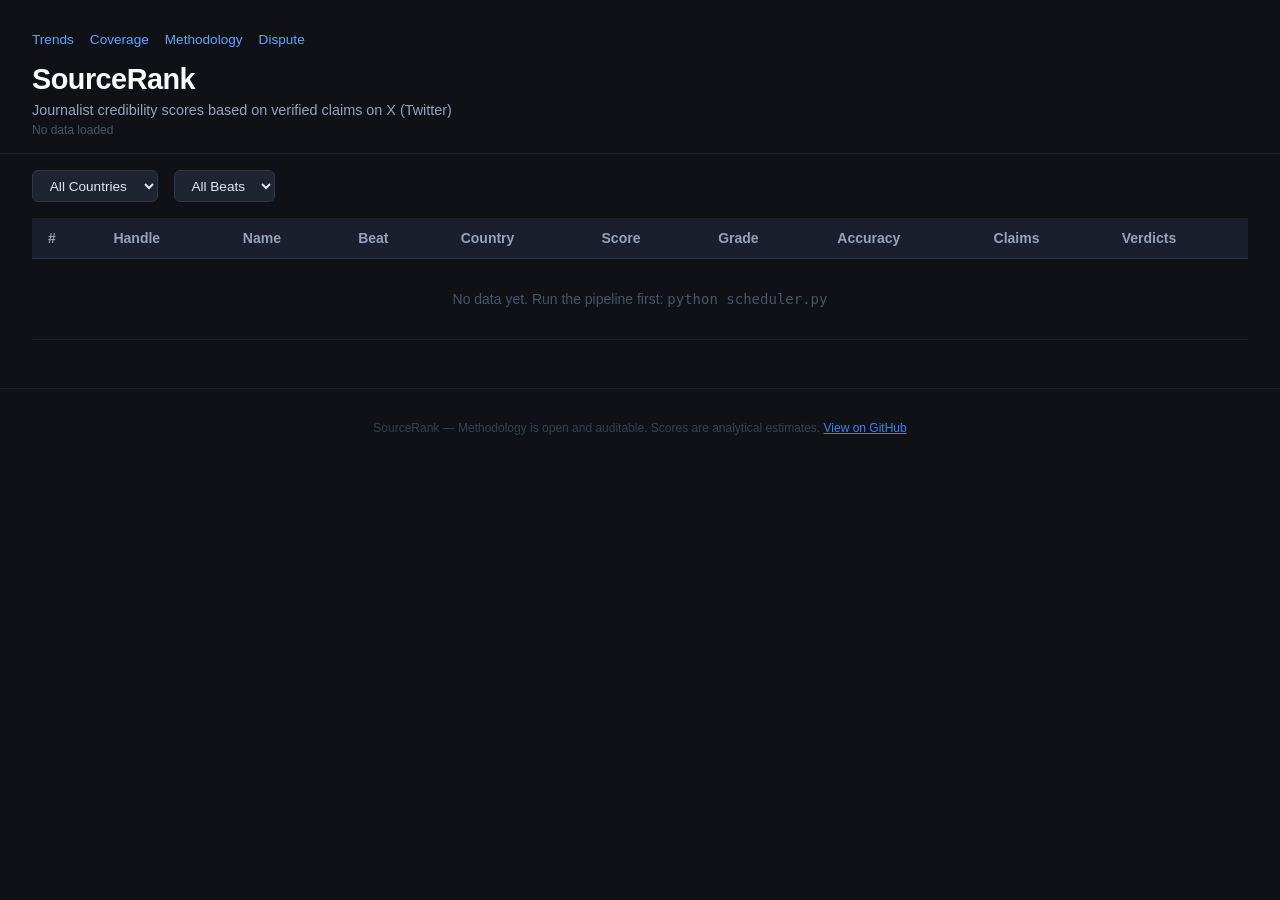
<file: output/site/index.html>
<!DOCTYPE html>
<html lang="en">
<head>
  <meta charset="UTF-8" />
  <meta name="viewport" content="width=device-width, initial-scale=1.0" />
  <title>SourceRank — Journalist Credibility Leaderboard</title>
  <link rel="stylesheet" href="https://cdn.datatables.net/1.13.7/css/jquery.dataTables.min.css" />
  <style>
    *, *::before, *::after { box-sizing: border-box; margin: 0; padding: 0; }

    body {
      font-family: -apple-system, BlinkMacSystemFont, "Segoe UI", Roboto, sans-serif;
      background: #0f1117;
      color: #e2e8f0;
      min-height: 100vh;
    }

    header {
      padding: 2rem 2rem 1rem;
      border-bottom: 1px solid #1e2530;
    }

    nav {
      display: flex;
      gap: 1rem;
      margin-bottom: 1rem;
      font-size: 0.85rem;
    }

    nav a {
      color: #60a5fa;
      text-decoration: none;
    }

    nav a:hover { text-decoration: underline; }

    header h1 {
      font-size: 1.8rem;
      font-weight: 700;
      color: #f8fafc;
      letter-spacing: -0.5px;
    }

    header p {
      margin-top: 0.4rem;
      color: #94a3b8;
      font-size: 0.9rem;
    }

    .meta {
      font-size: 0.75rem;
      color: #475569;
      margin-top: 0.3rem;
    }

    .filters {
      display: flex;
      gap: 1rem;
      padding: 1rem 2rem;
      flex-wrap: wrap;
    }

    .filters select {
      background: #1e2530;
      border: 1px solid #2d3748;
      color: #e2e8f0;
      padding: 0.4rem 0.8rem;
      border-radius: 6px;
      font-size: 0.85rem;
      cursor: pointer;
    }

    .table-wrap {
      padding: 0 2rem 3rem;
      overflow-x: auto;
    }

    table#leaderboard {
      width: 100%;
      border-collapse: collapse;
      font-size: 0.875rem;
    }

    #leaderboard thead th {
      background: #1a1f2e;
      color: #94a3b8;
      font-weight: 600;
      padding: 0.75rem 1rem;
      text-align: left;
      border-bottom: 1px solid #2d3748;
      white-space: nowrap;
    }

    #leaderboard tbody tr {
      border-bottom: 1px solid #1a1f2e;
      transition: background 0.15s;
    }

    #leaderboard tbody tr:hover { background: #161b27; }

    #leaderboard td {
      padding: 0.7rem 1rem;
      vertical-align: middle;
    }

    .rank { color: #475569; font-weight: 700; width: 2.5rem; }

    .handle a {
      color: #60a5fa;
      text-decoration: none;
      font-weight: 600;
    }
    .handle a:hover { text-decoration: underline; }

    .name { color: #cbd5e1; }
    .beat, .country { color: #64748b; font-size: 0.8rem; }

    .score-cell {
      font-size: 1rem;
      font-weight: 700;
    }

    .grade {
      display: inline-block;
      padding: 0.2rem 0.55rem;
      border-radius: 4px;
      font-weight: 700;
      font-size: 0.8rem;
    }

    .grade-A\\+, .grade-A  { background: #064e3b; color: #6ee7b7; }
    .grade-A\\-            { background: #065f46; color: #6ee7b7; }
    .grade-B\\+, .grade-B  { background: #1e3a5f; color: #93c5fd; }
    .grade-B\\-            { background: #1e3a5f; color: #93c5fd; }
    .grade-C\\+, .grade-C  { background: #44403c; color: #fcd34d; }
    .grade-C\\-            { background: #44403c; color: #fcd34d; }
    .grade-D               { background: #431407; color: #fb923c; }
    .grade-F               { background: #450a0a; color: #f87171; }
    .grade-NR              { background: #1f2937; color: #94a3b8; }

    .accuracy { color: #86efac; }
    .claims-count { color: #94a3b8; font-size: 0.8rem; }

    .verdict-bar {
      display: flex;
      gap: 2px;
      width: 120px;
      height: 6px;
      border-radius: 3px;
      overflow: hidden;
    }
    .v-confirmed { background: #22c55e; }
    .v-refuted   { background: #ef4444; }
    .v-pending   { background: #3b82f6; }
    .v-unverified { background: #93c5fd; }
    .v-expired   { background: #6b7280; }

    .dataTables_wrapper .dataTables_filter input {
      background: #1e2530;
      border: 1px solid #2d3748;
      color: #e2e8f0;
      border-radius: 6px;
      padding: 0.3rem 0.6rem;
    }

    .dataTables_wrapper .dataTables_length select,
    .dataTables_wrapper .dataTables_info,
    .dataTables_wrapper .dataTables_paginate {
      color: #64748b;
    }

    .dataTables_wrapper .dataTables_paginate .paginate_button {
      color: #94a3b8 !important;
    }

    .dataTables_wrapper .dataTables_paginate .paginate_button.current {
      background: #1e2530 !important;
      border-color: #2d3748 !important;
      color: #f8fafc !important;
    }

    footer {
      text-align: center;
      padding: 2rem;
      color: #334155;
      font-size: 0.75rem;
      border-top: 1px solid #1a1f2e;
    }
  </style>
</head>
<body>

<header>
  <nav>
    <a href="trends.html">Trends</a>
    <a href="coverage.html">Coverage</a>
    <a href="methodology.html">Methodology</a>
    <a href="dispute.html">Dispute</a>
  </nav>
  <h1>SourceRank</h1>
  <p>Journalist credibility scores based on verified claims on X (Twitter)</p>
  <div class="meta" id="meta">Loading...</div>
</header>

<div class="filters">
  <select id="filter-country">
    <option value="">All Countries</option>
  </select>
  <select id="filter-beat">
    <option value="">All Beats</option>
  </select>
</div>

<div class="table-wrap">
  <table id="leaderboard">
    <thead>
      <tr>
        <th>#</th>
        <th>Handle</th>
        <th>Name</th>
        <th>Beat</th>
        <th>Country</th>
        <th>Score</th>
        <th>Grade</th>
        <th>Accuracy</th>
        <th>Claims</th>
        <th>Verdicts</th>
      </tr>
    </thead>
    <tbody id="tbody"></tbody>
  </table>
</div>

<footer>
  SourceRank — Methodology is open and auditable. Scores are analytical estimates.
  <a href="https://github.com" style="color:#3b82f6">View on GitHub</a>
</footer>

<script src="https://code.jquery.com/jquery-3.7.1.min.js"></script>
<script src="https://cdn.datatables.net/1.13.7/js/jquery.dataTables.min.js"></script>
<script>
const isEligible = j => j.eligible !== false;
const scoreColor = j => !isEligible(j) ? '#64748b' : j.score >= 75 ? '#22c55e' : j.score >= 55 ? '#facc15' : '#ef4444';
const scoreText = j => isEligible(j) ? j.score : 'N/R';
const gradeText = j => isEligible(j) ? j.grade : 'N/R';

function verdictBar(j) {
  const total = j.total_claims || 1;
  const pct = v => Math.round(((v || 0) / total) * 100);
  // Older scores.json snapshots predate the unverified count.
  const unverified = j.unverified || 0;
  return `
    <div class="verdict-bar" title="Confirmed: ${j.confirmed} | Refuted: ${j.refuted} | Pending: ${j.pending} | Unverified: ${unverified} | Expired: ${j.expired}">
      <div class="v-confirmed" style="width:${pct(j.confirmed)}%"></div>
      <div class="v-refuted"   style="width:${pct(j.refuted)}%"></div>
      <div class="v-pending"   style="width:${pct(j.pending)}%"></div>
      <div class="v-unverified" style="width:${pct(unverified)}%"></div>
      <div class="v-expired"   style="width:${pct(j.expired)}%"></div>
    </div>`;
}

Promise.all([
  fetch('data/scores.json').then(r => r.json()),
  fetch('data/history/index.json')
    .then(r => r.ok ? r.json() : null)
    .catch(() => null),
])
  .then(([data, history]) => {
    const journalists = data.journalists;
    const ranked = journalists.filter(isEligible).length;
    const snapshotCount = history?.snapshots?.length || 0;
    const genDate = new Date(data.generated_at).toLocaleDateString('en-US', {
      year: 'numeric', month: 'short', day: 'numeric'
    });
    document.getElementById('meta').textContent =
      `Last updated: ${genDate} · ${journalists.length} tracked · ${ranked} ranked · ${snapshotCount} snapshots`;

    // Populate filters
    const countries = [...new Set(journalists.map(j => j.country).filter(Boolean))].sort();
    const beats = [...new Set(journalists.map(j => j.beat).filter(Boolean))].sort();
    countries.forEach(c => {
      document.getElementById('filter-country').insertAdjacentHTML(
        'beforeend', `<option value="${c}">${c}</option>`);
    });
    beats.forEach(b => {
      document.getElementById('filter-beat').insertAdjacentHTML(
        'beforeend', `<option value="${b}">${b}</option>`);
    });

    // Render rows
    const tbody = document.getElementById('tbody');
    journalists.forEach((j, i) => {
      const grade = gradeText(j);
      const rank = isEligible(j) ? i + 1 : 'N/R';
      const minClaims = j.min_resolved_claims || 20;
      const title = isEligible(j)
        ? `Score: ${j.score}`
        : `Needs ${minClaims} resolved claims to be ranked`;
      tbody.insertAdjacentHTML('beforeend', `
        <tr data-country="${j.country}" data-beat="${j.beat}">
          <td class="rank">${rank}</td>
          <td class="handle"><a href="journalist.html?handle=${encodeURIComponent(j.handle)}">@${j.handle}</a></td>
          <td class="name">${j.name || j.handle}</td>
          <td class="beat">${j.beat || '—'}</td>
          <td class="country">${j.country || '—'}</td>
          <td class="score-cell" data-order="${isEligible(j) ? j.score : -1}" title="${title}" style="color:${scoreColor(j)}">${scoreText(j)}</td>
          <td><span class="grade grade-${grade.replace('+','\\+').replace('-','\\-').replace('/','')}">${grade}</span></td>
          <td class="accuracy">${j.accuracy_rate}%</td>
          <td class="claims-count">${j.total_claims}</td>
          <td>${verdictBar(j)}</td>
        </tr>`);
    });

    // Init DataTable
    const table = $('#leaderboard').DataTable({
      pageLength: 25,
      order: [[5, 'desc']],
      columnDefs: [{ orderable: false, targets: [9] }],
    });

    // Wire up custom filters
    document.getElementById('filter-country').addEventListener('change', function() {
      table.column(4).search(this.value).draw();
    });
    document.getElementById('filter-beat').addEventListener('change', function() {
      table.column(3).search(this.value).draw();
    });
  })
  .catch(() => {
    document.getElementById('tbody').innerHTML =
      '<tr><td colspan="10" style="text-align:center;padding:2rem;color:#475569">' +
      'No data yet. Run the pipeline first: <code>python scheduler.py</code></td></tr>';
    document.getElementById('meta').textContent = 'No data loaded';
  });
</script>
</body>
</html>
</file>
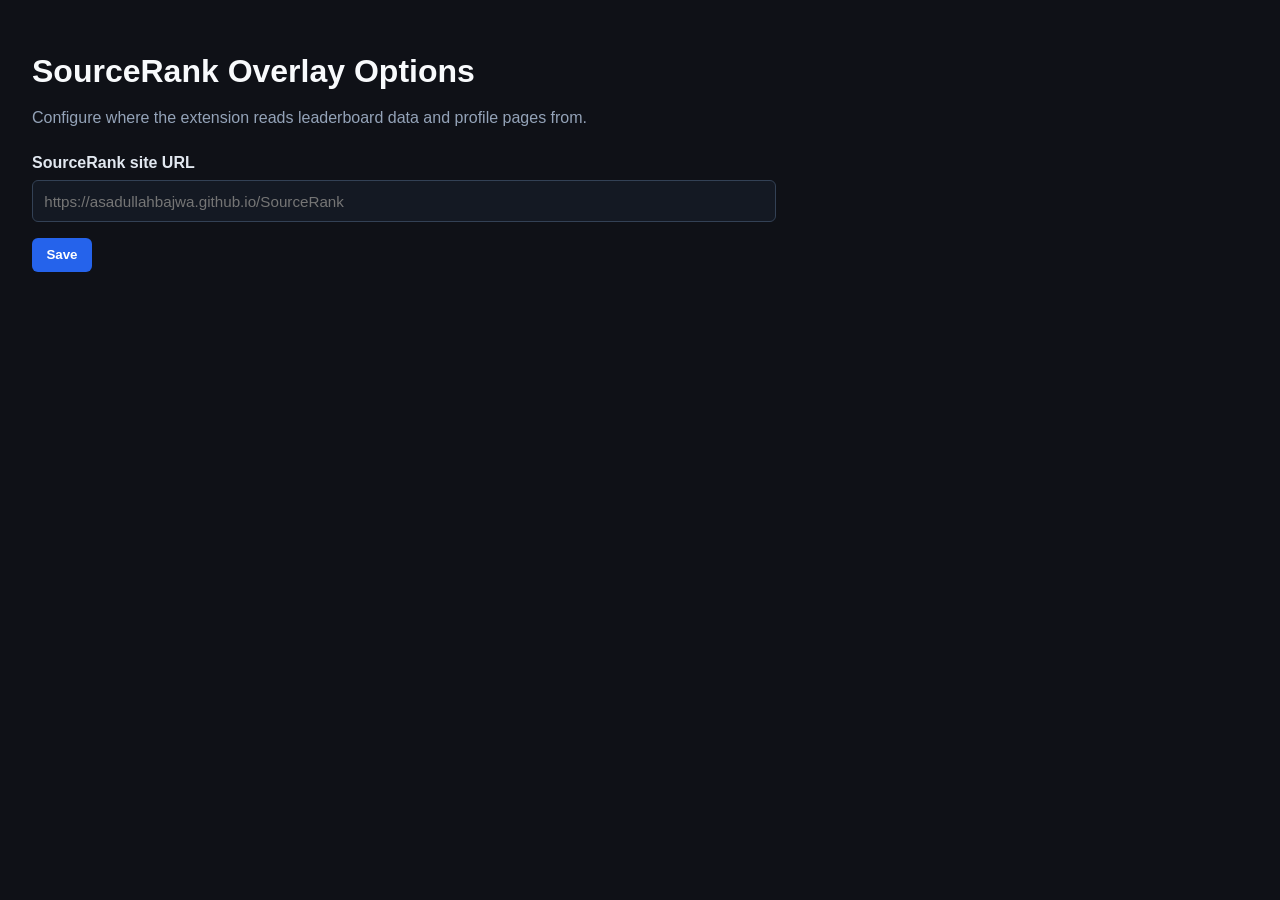
<file: extension/options.html>
<!DOCTYPE html>
<html lang="en">
<head>
  <meta charset="UTF-8" />
  <meta name="viewport" content="width=device-width, initial-scale=1.0" />
  <title>SourceRank Overlay Options</title>
  <style>
    body {
      margin: 0;
      padding: 2rem;
      font-family: -apple-system, BlinkMacSystemFont, "Segoe UI", sans-serif;
      background: #0f1117;
      color: #e2e8f0;
    }
    main {
      max-width: 720px;
    }
    h1 {
      margin-bottom: 0.35rem;
      color: #f8fafc;
    }
    p {
      color: #94a3b8;
      line-height: 1.5;
    }
    label {
      display: block;
      margin: 1.5rem 0 0.5rem;
      font-weight: 700;
    }
    input {
      width: 100%;
      padding: 0.7rem;
      border: 1px solid #334155;
      border-radius: 6px;
      background: #141923;
      color: #e2e8f0;
      font-size: 0.95rem;
    }
    button {
      margin-top: 1rem;
      padding: 0.6rem 0.9rem;
      border: 0;
      border-radius: 6px;
      background: #2563eb;
      color: white;
      font-weight: 700;
      cursor: pointer;
    }
    #status {
      margin-top: 1rem;
      color: #86efac;
      min-height: 1.4rem;
    }
  </style>
</head>
<body>
<main>
  <h1>SourceRank Overlay Options</h1>
  <p>Configure where the extension reads leaderboard data and profile pages from.</p>

  <label for="site-url">SourceRank site URL</label>
  <input id="site-url" type="url" placeholder="https://asadullahbajwa.github.io/SourceRank" />

  <button id="save">Save</button>
  <div id="status"></div>
</main>
<script src="options.js"></script>
</body>
</html>
</file>
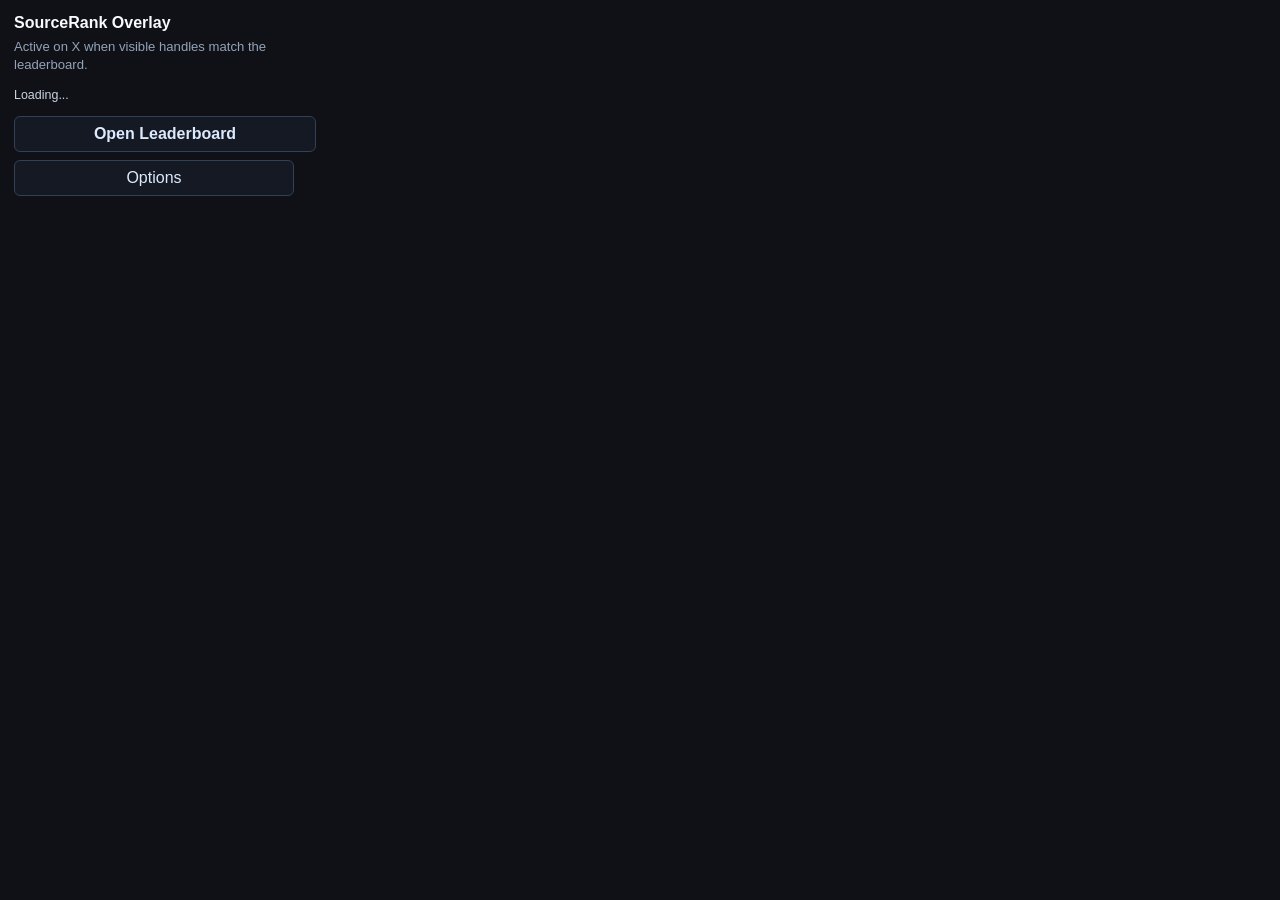
<file: extension/popup.html>
<!DOCTYPE html>
<html lang="en">
<head>
  <meta charset="UTF-8" />
  <meta name="viewport" content="width=device-width, initial-scale=1.0" />
  <title>SourceRank</title>
  <style>
    body {
      width: 280px;
      margin: 0;
      padding: 14px;
      font-family: -apple-system, BlinkMacSystemFont, "Segoe UI", sans-serif;
      background: #0f1117;
      color: #e2e8f0;
    }
    h1 {
      font-size: 1rem;
      margin: 0 0 6px;
      color: #f8fafc;
    }
    p {
      margin: 0 0 12px;
      color: #94a3b8;
      line-height: 1.4;
      font-size: 0.82rem;
    }
    a, button {
      display: block;
      width: 100%;
      margin-top: 8px;
      padding: 8px 10px;
      border-radius: 6px;
      border: 1px solid #334155;
      background: #141923;
      color: #dbeafe;
      text-align: center;
      text-decoration: none;
      font-weight: 700;
      cursor: pointer;
    }
    button {
      font: inherit;
    }
    #site-url {
      overflow-wrap: anywhere;
      color: #cbd5e1;
      font-size: 0.78rem;
    }
  </style>
</head>
<body>
  <h1>SourceRank Overlay</h1>
  <p>Active on X when visible handles match the leaderboard.</p>
  <p id="site-url">Loading...</p>
  <a id="open-leaderboard" href="#" target="_blank">Open Leaderboard</a>
  <button id="open-options">Options</button>
  <script src="popup.js"></script>
</body>
</html>
</file>
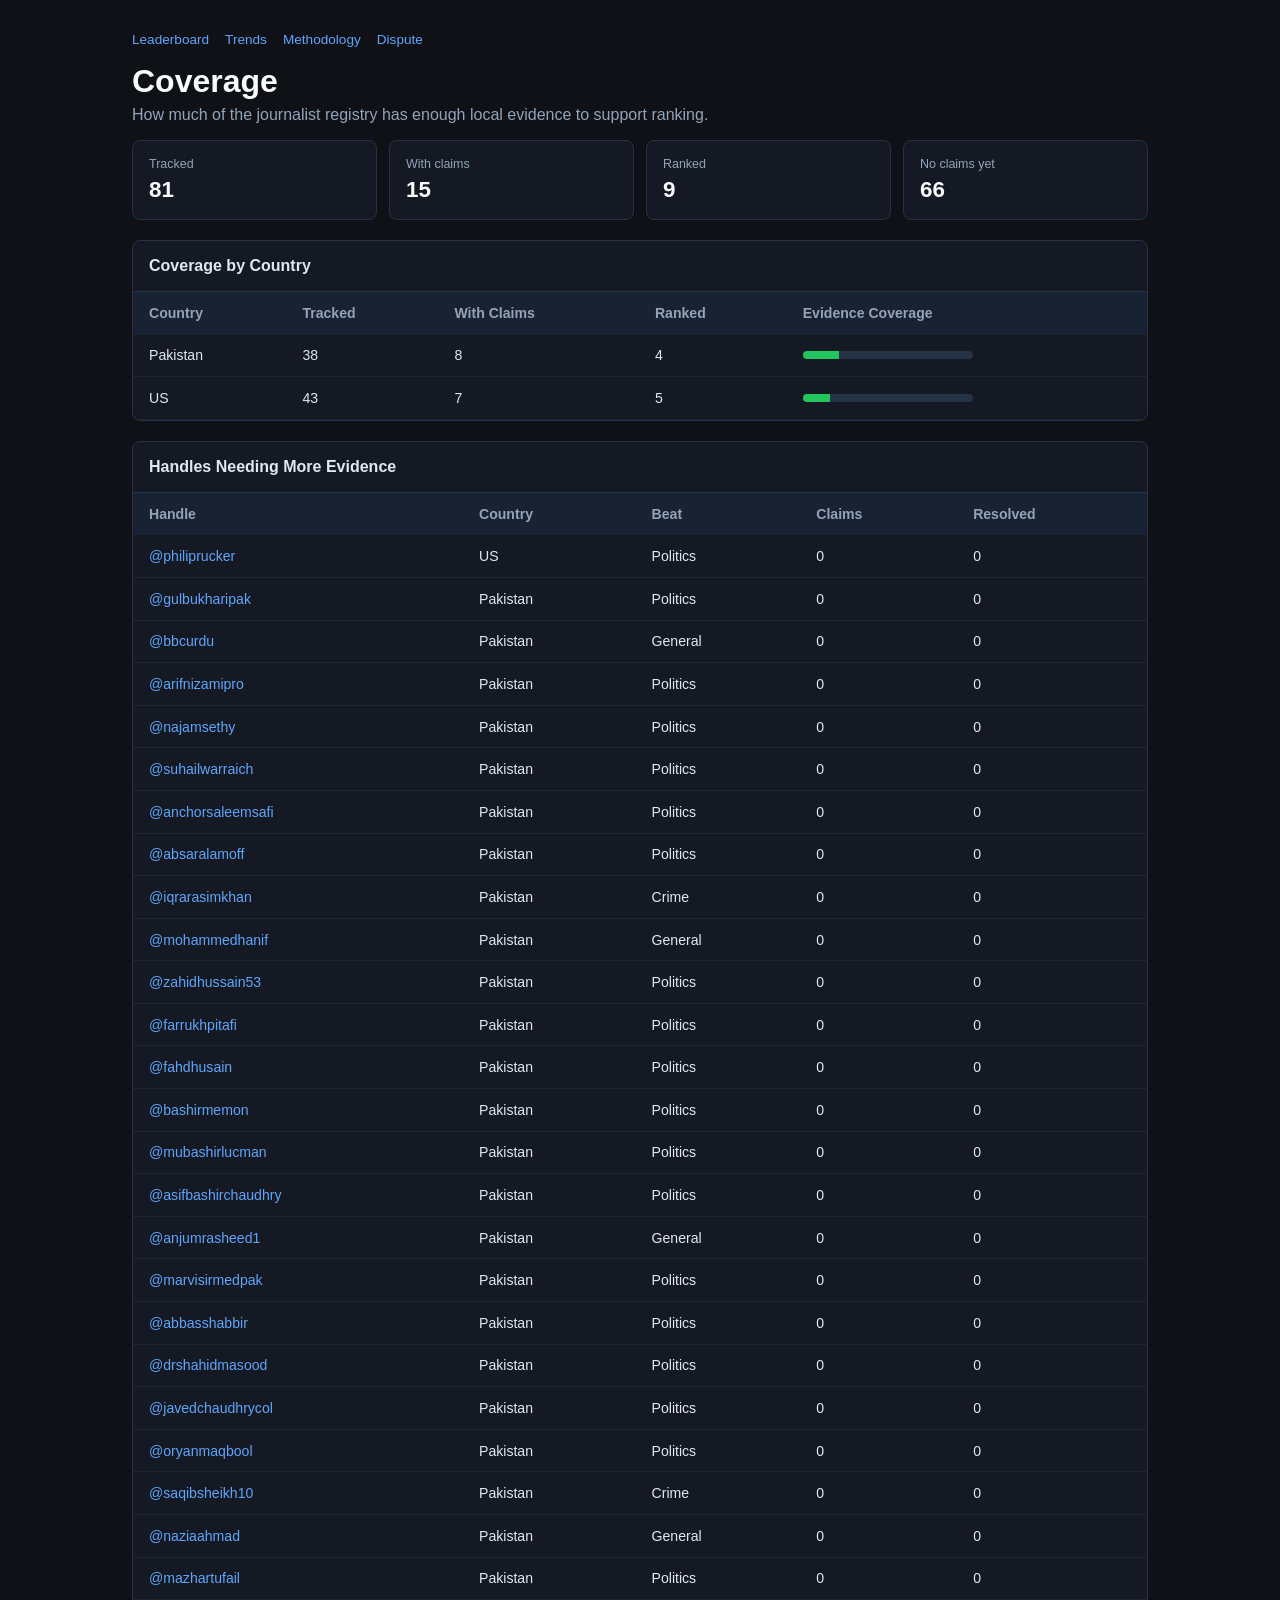
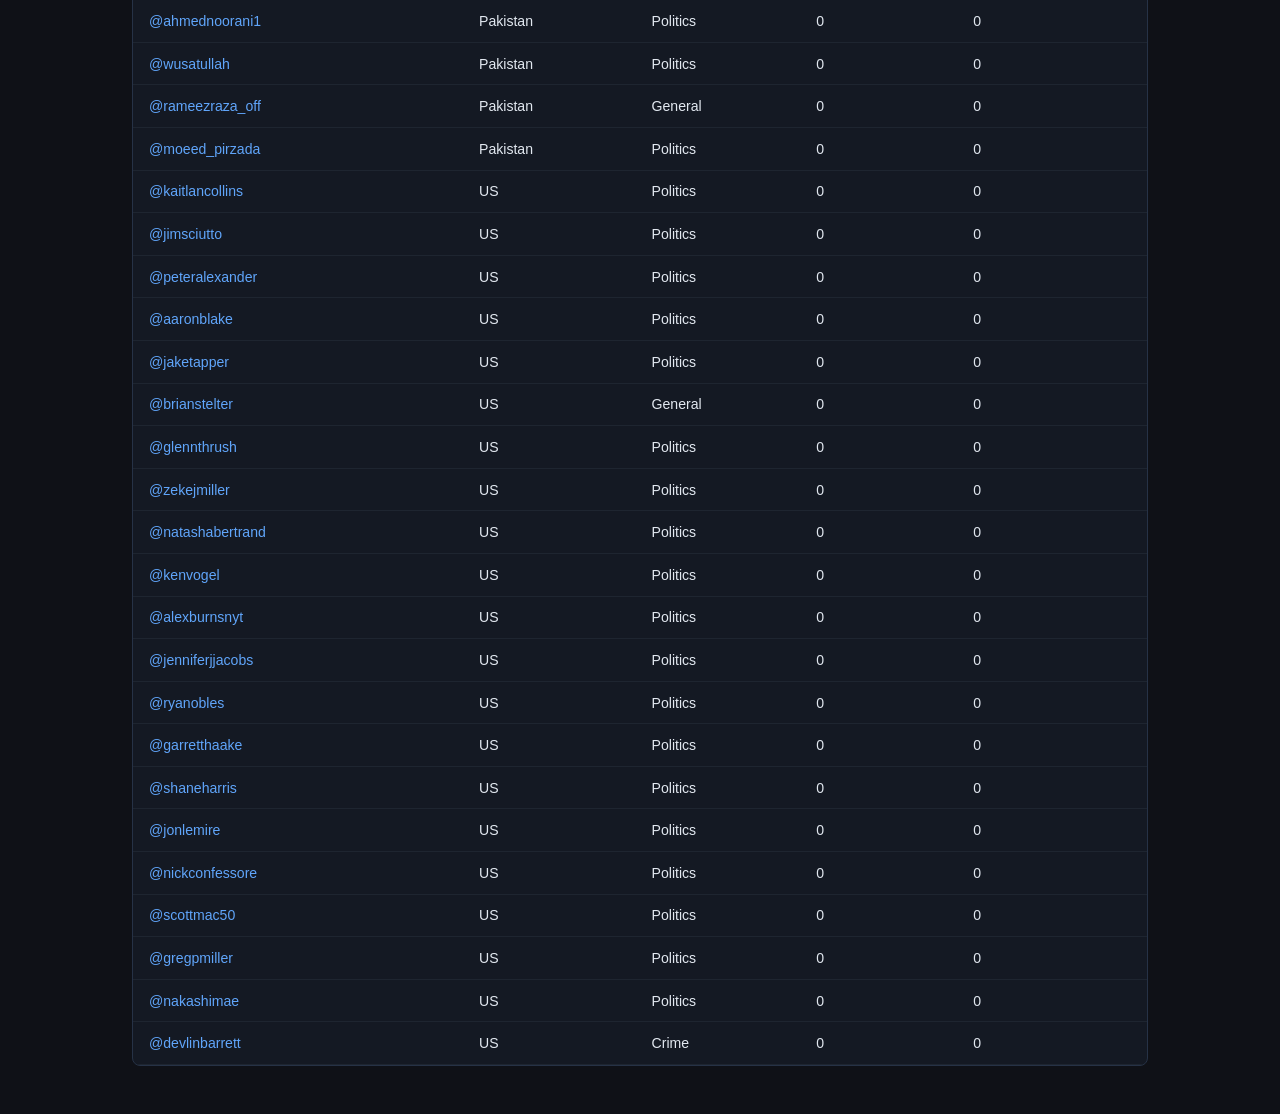
<file: output/site/coverage.html>
<!DOCTYPE html>
<html lang="en">
<head>
  <meta charset="UTF-8" />
  <meta name="viewport" content="width=device-width, initial-scale=1.0" />
  <title>SourceRank Coverage</title>
  <style>
    *, *::before, *::after { box-sizing: border-box; margin: 0; padding: 0; }
    body {
      font-family: -apple-system, BlinkMacSystemFont, "Segoe UI", Roboto, sans-serif;
      background: #0f1117;
      color: #e2e8f0;
      min-height: 100vh;
    }
    header, main { max-width: 1080px; margin: 0 auto; }
    header { padding: 2rem 2rem 1rem; }
    main { padding: 0 2rem 3rem; display: grid; gap: 1.25rem; }
    nav { display: flex; gap: 1rem; margin-bottom: 1rem; font-size: 0.85rem; flex-wrap: wrap; }
    a { color: #60a5fa; text-decoration: none; }
    a:hover { text-decoration: underline; }
    h1 { color: #f8fafc; font-size: 2rem; margin-bottom: 0.4rem; }
    .subtle { color: #94a3b8; }
    .metrics { display: grid; grid-template-columns: repeat(auto-fit, minmax(160px, 1fr)); gap: 0.75rem; }
    .metric, .panel { background: #141923; border: 1px solid #263246; border-radius: 8px; }
    .metric { padding: 1rem; }
    .metric span { display: block; color: #94a3b8; font-size: 0.78rem; margin-bottom: 0.35rem; }
    .metric strong { color: #f8fafc; font-size: 1.4rem; }
    .panel { overflow: hidden; }
    .panel h2 { padding: 1rem; border-bottom: 1px solid #263246; font-size: 1rem; }
    table { width: 100%; border-collapse: collapse; font-size: 0.88rem; }
    th, td { padding: 0.8rem 1rem; border-bottom: 1px solid #1e2530; text-align: left; }
    th { color: #94a3b8; background: #182232; }
    .bar { width: 170px; height: 8px; border-radius: 4px; background: #263246; overflow: hidden; }
    .bar span { display: block; height: 100%; background: #22c55e; }
  </style>
</head>
<body>
<header>
  <nav>
    <a href="index.html">Leaderboard</a>
    <a href="trends.html">Trends</a>
    <a href="methodology.html">Methodology</a>
    <a href="dispute.html">Dispute</a>
  </nav>
  <h1>Coverage</h1>
  <p class="subtle">How much of the journalist registry has enough local evidence to support ranking.</p>
</header>

<main>
  <section class="metrics" id="metrics"></section>
  <section class="panel">
    <h2>Coverage by Country</h2>
    <div id="countries"></div>
  </section>
  <section class="panel">
    <h2>Handles Needing More Evidence</h2>
    <div id="gaps"></div>
  </section>
</main>

<script>
const pct = (part, total) => total ? Math.round((part / total) * 1000) / 10 : 0;
const metric = (label, value) => `<div class="metric"><span>${label}</span><strong>${value}</strong></div>`;

function table(headers, rows) {
  return `<table><thead><tr>${headers.map(h => `<th>${h}</th>`).join('')}</tr></thead><tbody>${rows.join('')}</tbody></table>`;
}

fetch('data/scores.json')
  .then(r => r.json())
  .then(data => {
    const journalists = data.journalists || [];
    const withClaims = journalists.filter(j => (j.total_claims || 0) > 0);
    const ranked = journalists.filter(j => j.eligible !== false);
    const noClaims = journalists.filter(j => (j.total_claims || 0) === 0);

    document.getElementById('metrics').innerHTML = [
      metric('Tracked', journalists.length),
      metric('With claims', withClaims.length),
      metric('Ranked', ranked.length),
      metric('No claims yet', noClaims.length),
    ].join('');

    const byCountry = [...new Set(journalists.map(j => j.country || 'Unknown'))].sort();
    document.getElementById('countries').innerHTML = table(
      ['Country', 'Tracked', 'With Claims', 'Ranked', 'Evidence Coverage'],
      byCountry.map(country => {
        const rows = journalists.filter(j => (j.country || 'Unknown') === country);
        const covered = rows.filter(j => (j.total_claims || 0) > 0).length;
        const rankedRows = rows.filter(j => j.eligible !== false).length;
        const coverage = pct(covered, rows.length);
        return `<tr>
          <td>${country}</td>
          <td>${rows.length}</td>
          <td>${covered}</td>
          <td>${rankedRows}</td>
          <td><div class="bar" title="${coverage}%"><span style="width:${coverage}%"></span></div></td>
        </tr>`;
      })
    );

    document.getElementById('gaps').innerHTML = table(
      ['Handle', 'Country', 'Beat', 'Claims', 'Resolved'],
      noClaims.slice(0, 50).map(j => `
        <tr>
          <td><a href="journalist.html?handle=${encodeURIComponent(j.handle)}">@${j.handle}</a></td>
          <td>${j.country || 'N/A'}</td>
          <td>${j.beat || 'N/A'}</td>
          <td>${j.total_claims || 0}</td>
          <td>${j.resolved_claims || 0}</td>
        </tr>`)
    );
  });
</script>
</body>
</html>
</file>
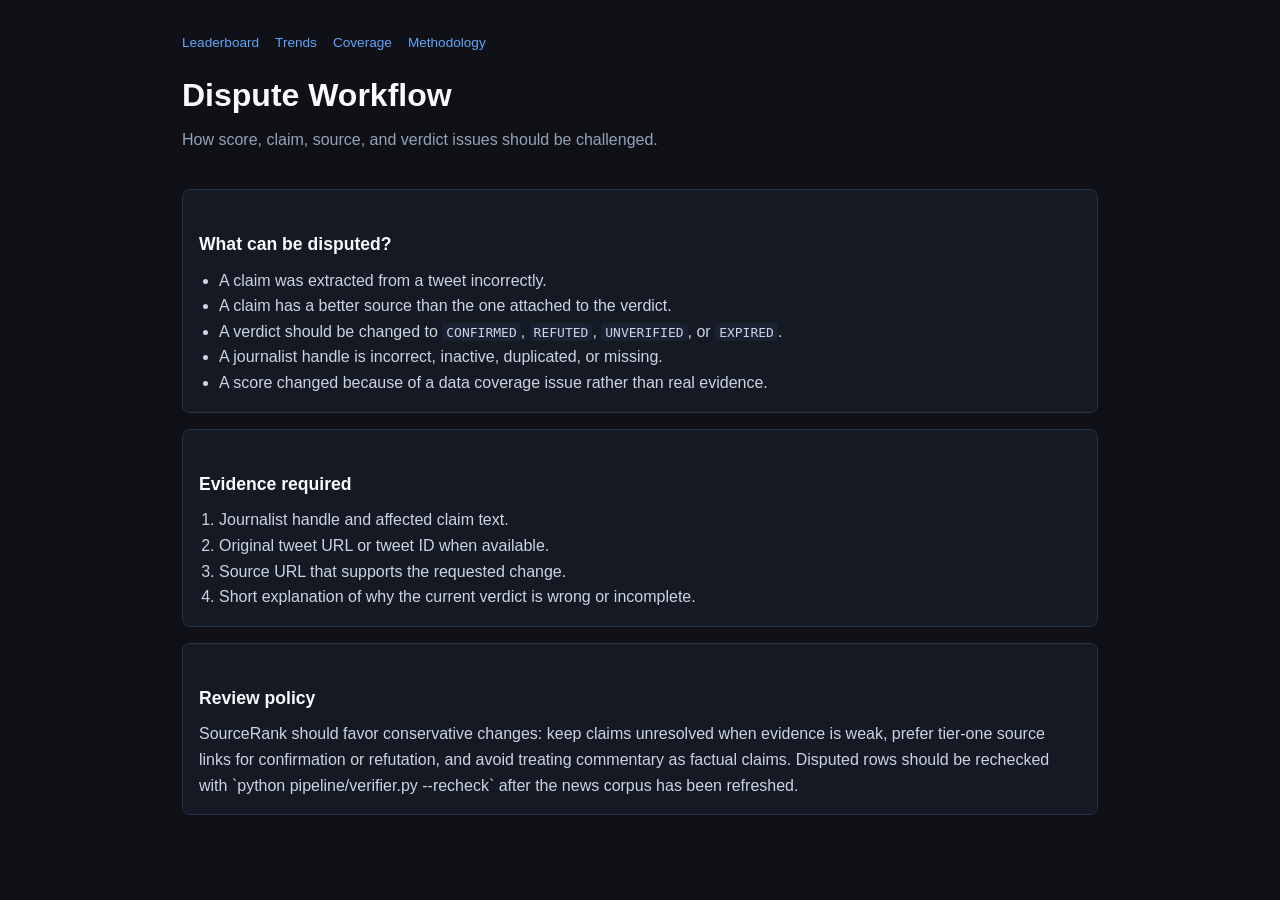
<file: output/site/dispute.html>
<!DOCTYPE html>
<html lang="en">
<head>
  <meta charset="UTF-8" />
  <meta name="viewport" content="width=device-width, initial-scale=1.0" />
  <title>SourceRank Dispute Workflow</title>
  <style>
    *, *::before, *::after { box-sizing: border-box; margin: 0; padding: 0; }
    body {
      font-family: -apple-system, BlinkMacSystemFont, "Segoe UI", Roboto, sans-serif;
      background: #0f1117;
      color: #e2e8f0;
      min-height: 100vh;
      line-height: 1.6;
    }
    header, main { max-width: 980px; margin: 0 auto; }
    header { padding: 2rem 2rem 1.25rem; }
    main { padding: 0 2rem 3rem; }
    nav { display: flex; gap: 1rem; margin-bottom: 1rem; font-size: 0.85rem; }
    a { color: #60a5fa; text-decoration: none; }
    a:hover { text-decoration: underline; }
    h1 { color: #f8fafc; font-size: 2rem; margin-bottom: 0.4rem; }
    h2 { color: #f8fafc; font-size: 1.1rem; margin: 1.5rem 0 0.6rem; }
    p, li { color: #cbd5e1; }
    .subtle { color: #94a3b8; }
    .panel {
      background: #141923;
      border: 1px solid #263246;
      border-radius: 8px;
      padding: 1rem;
      margin-top: 1rem;
    }
    ol, ul { padding-left: 1.25rem; }
    code {
      background: #182232;
      padding: 0.1rem 0.25rem;
      border-radius: 4px;
    }
  </style>
</head>
<body>
<header>
  <nav>
    <a href="index.html">Leaderboard</a>
    <a href="trends.html">Trends</a>
    <a href="coverage.html">Coverage</a>
    <a href="methodology.html">Methodology</a>
  </nav>
  <h1>Dispute Workflow</h1>
  <p class="subtle">How score, claim, source, and verdict issues should be challenged.</p>
</header>

<main>
  <section class="panel">
    <h2>What can be disputed?</h2>
    <ul>
      <li>A claim was extracted from a tweet incorrectly.</li>
      <li>A claim has a better source than the one attached to the verdict.</li>
      <li>A verdict should be changed to <code>CONFIRMED</code>, <code>REFUTED</code>, <code>UNVERIFIED</code>, or <code>EXPIRED</code>.</li>
      <li>A journalist handle is incorrect, inactive, duplicated, or missing.</li>
      <li>A score changed because of a data coverage issue rather than real evidence.</li>
    </ul>
  </section>

  <section class="panel">
    <h2>Evidence required</h2>
    <ol>
      <li>Journalist handle and affected claim text.</li>
      <li>Original tweet URL or tweet ID when available.</li>
      <li>Source URL that supports the requested change.</li>
      <li>Short explanation of why the current verdict is wrong or incomplete.</li>
    </ol>
  </section>

  <section class="panel">
    <h2>Review policy</h2>
    <p>
      SourceRank should favor conservative changes: keep claims unresolved when evidence is weak,
      prefer tier-one source links for confirmation or refutation, and avoid treating commentary
      as factual claims. Disputed rows should be rechecked with `python pipeline/verifier.py --recheck`
      after the news corpus has been refreshed.
    </p>
  </section>
</main>
</body>
</html>
</file>
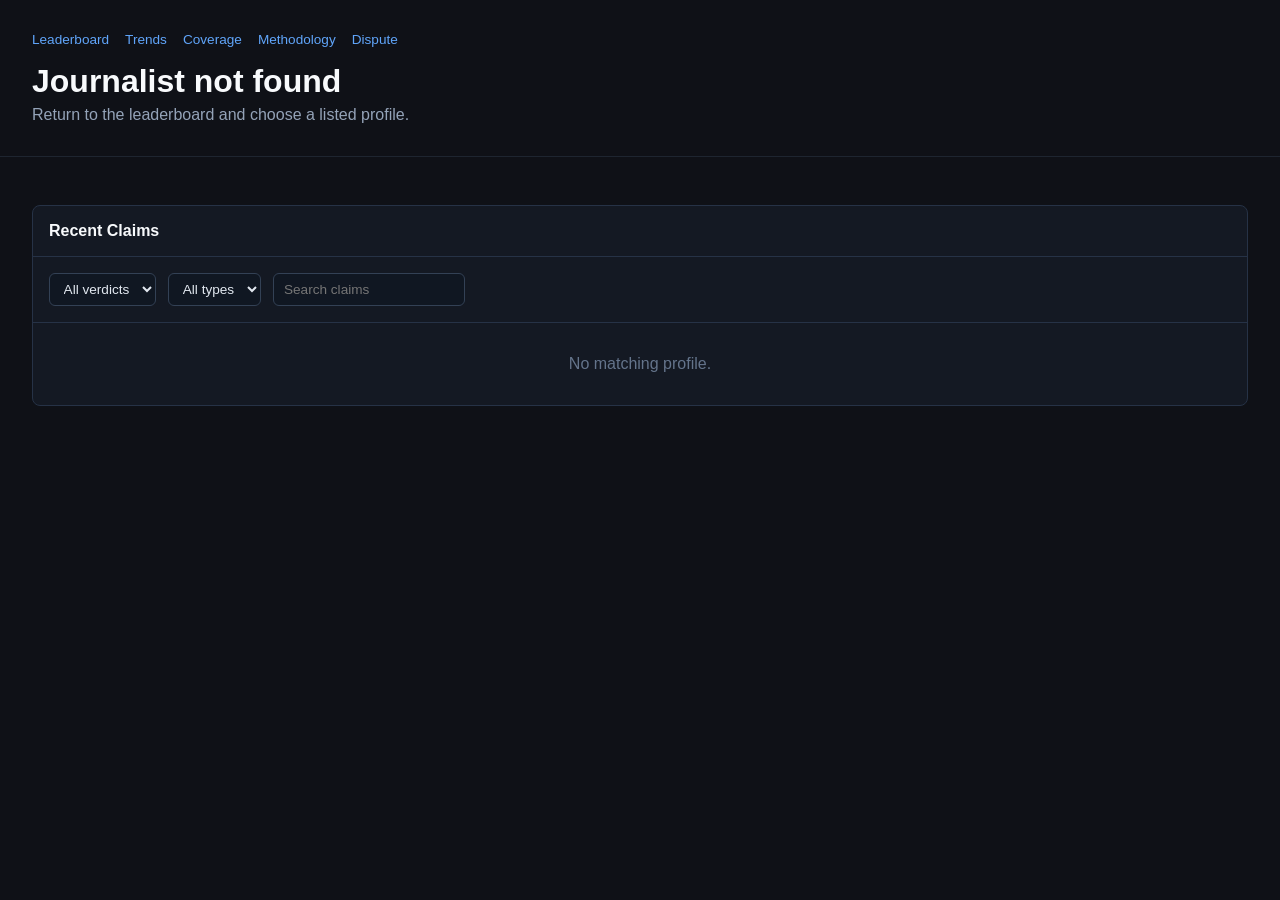
<file: output/site/journalist.html>
<!DOCTYPE html>
<html lang="en">
<head>
  <meta charset="UTF-8" />
  <meta name="viewport" content="width=device-width, initial-scale=1.0" />
  <title>SourceRank Journalist Profile</title>
  <style>
    *, *::before, *::after { box-sizing: border-box; margin: 0; padding: 0; }
    body {
      font-family: -apple-system, BlinkMacSystemFont, "Segoe UI", Roboto, sans-serif;
      background: #0f1117;
      color: #e2e8f0;
      min-height: 100vh;
    }
    header {
      padding: 2rem;
      border-bottom: 1px solid #1e2530;
    }
    nav {
      display: flex;
      gap: 1rem;
      margin-bottom: 1rem;
      font-size: 0.85rem;
    }
    nav a, a {
      color: #60a5fa;
      text-decoration: none;
    }
    nav a:hover, a:hover { text-decoration: underline; }
    h1 {
      font-size: 2rem;
      color: #f8fafc;
      margin-bottom: 0.35rem;
    }
    .subtle { color: #94a3b8; }
    main {
      padding: 1.5rem 2rem 3rem;
      display: grid;
      gap: 1.5rem;
    }
    .metrics {
      display: grid;
      grid-template-columns: repeat(auto-fit, minmax(150px, 1fr));
      gap: 0.75rem;
    }
    .metric, .panel {
      background: #141923;
      border: 1px solid #263246;
      border-radius: 8px;
    }
    .metric {
      padding: 1rem;
    }
    .metric span {
      display: block;
      color: #94a3b8;
      font-size: 0.78rem;
      margin-bottom: 0.4rem;
    }
    .metric strong {
      color: #f8fafc;
      font-size: 1.4rem;
    }
    .panel {
      overflow: hidden;
    }
    .panel h2 {
      font-size: 1rem;
      padding: 1rem;
      border-bottom: 1px solid #263246;
      color: #f8fafc;
    }
    table {
      width: 100%;
      border-collapse: collapse;
      font-size: 0.86rem;
    }
    th, td {
      padding: 0.8rem 1rem;
      border-bottom: 1px solid #1e2530;
      text-align: left;
      vertical-align: top;
    }
    th {
      color: #94a3b8;
      font-weight: 700;
      background: #182232;
    }
    .verdict {
      display: inline-block;
      padding: 0.2rem 0.45rem;
      border-radius: 4px;
      font-size: 0.72rem;
      font-weight: 700;
    }
    .CONFIRMED { background: #064e3b; color: #86efac; }
    .REFUTED { background: #450a0a; color: #fca5a5; }
    .UNVERIFIED { background: #172554; color: #93c5fd; }
    .EXPIRED { background: #374151; color: #d1d5db; }
    .PENDING { background: #422006; color: #fcd34d; }
    .empty {
      padding: 2rem;
      color: #64748b;
      text-align: center;
    }
    .controls {
      display: flex;
      gap: 0.75rem;
      padding: 1rem;
      border-bottom: 1px solid #263246;
      flex-wrap: wrap;
    }
    .controls select,
    .controls input {
      background: #101722;
      border: 1px solid #334155;
      border-radius: 6px;
      color: #e2e8f0;
      padding: 0.45rem 0.6rem;
      font-size: 0.85rem;
    }
  </style>
</head>
<body>
<header>
  <nav>
    <a href="index.html">Leaderboard</a>
    <a href="trends.html">Trends</a>
    <a href="coverage.html">Coverage</a>
    <a href="methodology.html">Methodology</a>
    <a href="dispute.html">Dispute</a>
  </nav>
  <h1 id="title">Loading profile...</h1>
  <p class="subtle" id="subtitle"></p>
</header>

<main>
  <section class="metrics" id="metrics"></section>
  <section class="panel">
    <h2>Recent Claims</h2>
    <div class="controls">
      <select id="verdict-filter">
        <option value="">All verdicts</option>
      </select>
      <select id="type-filter">
        <option value="">All types</option>
      </select>
      <input id="claim-search" type="search" placeholder="Search claims" />
    </div>
    <div id="claims"></div>
  </section>
</main>

<script>
const params = new URLSearchParams(window.location.search);
const handle = (params.get('handle') || '').toLowerCase();
const fmt = value => value === undefined || value === null || value === '' ? 'N/A' : value;
let profileClaims = [];

function metric(label, value) {
  return `<div class="metric"><span>${label}</span><strong>${fmt(value)}</strong></div>`;
}

function renderClaims(claims) {
  if (!claims.length) {
    return '<div class="empty">No public claims are available for this journalist yet.</div>';
  }
  const rows = claims.slice(0, 50).map(claim => `
    <tr>
      <td>${fmt((claim.tweet_created_at || '').slice(0, 10))}</td>
      <td>${fmt(claim.claim_text)}</td>
      <td>${fmt(claim.claim_type)}</td>
      <td><span class="verdict ${fmt(claim.verdict)}">${fmt(claim.verdict)}</span></td>
      <td>${claim.verdict_url ? `<a href="${claim.verdict_url}" target="_blank">${fmt(claim.verdict_source)}</a>` : fmt(claim.verdict_source)}</td>
    </tr>
  `).join('');
  return `
    <table>
      <thead><tr><th>Date</th><th>Claim</th><th>Type</th><th>Verdict</th><th>Source</th></tr></thead>
      <tbody>${rows}</tbody>
    </table>`;
}

function populateClaimFilters(claims) {
  const verdicts = [...new Set(claims.map(claim => claim.verdict).filter(Boolean))].sort();
  const types = [...new Set(claims.map(claim => claim.claim_type).filter(Boolean))].sort();
  document.getElementById('verdict-filter').insertAdjacentHTML(
    'beforeend',
    verdicts.map(v => `<option value="${v}">${v}</option>`).join('')
  );
  document.getElementById('type-filter').insertAdjacentHTML(
    'beforeend',
    types.map(t => `<option value="${t}">${t}</option>`).join('')
  );
}

function applyClaimFilters() {
  const verdict = document.getElementById('verdict-filter').value;
  const type = document.getElementById('type-filter').value;
  const search = document.getElementById('claim-search').value.trim().toLowerCase();
  const filtered = profileClaims.filter(claim => {
    const matchesVerdict = !verdict || claim.verdict === verdict;
    const matchesType = !type || claim.claim_type === type;
    const matchesSearch = !search || (claim.claim_text || '').toLowerCase().includes(search);
    return matchesVerdict && matchesType && matchesSearch;
  });
  document.getElementById('claims').innerHTML = renderClaims(filtered);
}

Promise.all([
  fetch('data/scores.json').then(r => r.json()),
  fetch('data/claims.json').then(r => r.ok ? r.json() : { claims: [] }).catch(() => ({ claims: [] })),
]).then(([scores, claimData]) => {
  const journalist = scores.journalists.find(j => j.handle.toLowerCase() === handle);
  if (!journalist) {
    document.getElementById('title').textContent = 'Journalist not found';
    document.getElementById('subtitle').textContent = 'Return to the leaderboard and choose a listed profile.';
    document.getElementById('metrics').innerHTML = '';
    document.getElementById('claims').innerHTML = '<div class="empty">No matching profile.</div>';
    return;
  }

  profileClaims = (claimData.claims || [])
    .filter(claim => claim.handle.toLowerCase() === handle);
  populateClaimFilters(profileClaims);

  document.title = `${journalist.name || journalist.handle} | SourceRank`;
  document.getElementById('title').textContent = journalist.name || `@${journalist.handle}`;
  document.getElementById('subtitle').innerHTML =
    `<a href="https://x.com/${journalist.handle}" target="_blank">@${journalist.handle}</a> · ${fmt(journalist.beat)} · ${fmt(journalist.country)}`;
  document.getElementById('metrics').innerHTML = [
    metric('Score', journalist.eligible ? journalist.score : 'N/R'),
    metric('Grade', journalist.eligible ? journalist.grade : 'N/R'),
    metric('Accuracy', `${journalist.accuracy_rate}%`),
    metric('Resolved Claims', journalist.resolved_claims),
    metric('Confirmed', journalist.confirmed),
    metric('Refuted', journalist.refuted),
  ].join('');
  applyClaimFilters();
});

['verdict-filter', 'type-filter', 'claim-search'].forEach(id => {
  document.getElementById(id).addEventListener('input', applyClaimFilters);
});
</script>
</body>
</html>
</file>
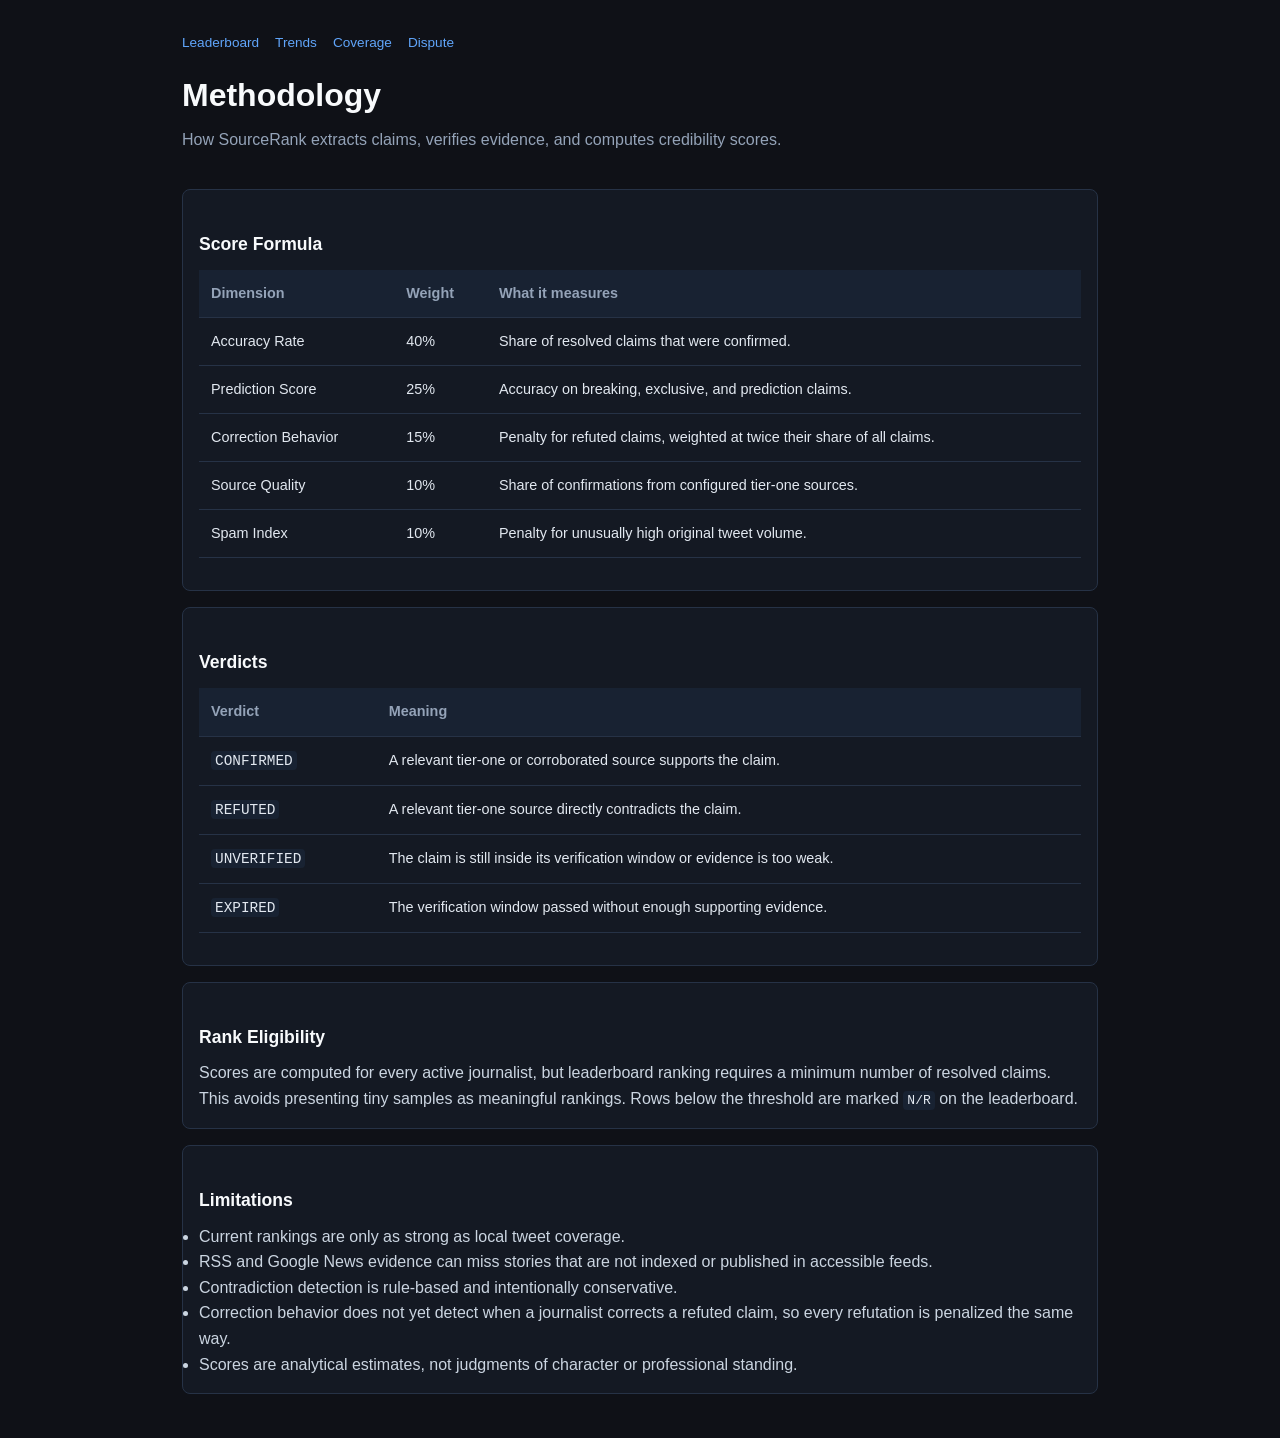
<file: output/site/methodology.html>
<!DOCTYPE html>
<html lang="en">
<head>
  <meta charset="UTF-8" />
  <meta name="viewport" content="width=device-width, initial-scale=1.0" />
  <title>SourceRank Methodology</title>
  <style>
    *, *::before, *::after { box-sizing: border-box; margin: 0; padding: 0; }
    body {
      font-family: -apple-system, BlinkMacSystemFont, "Segoe UI", Roboto, sans-serif;
      background: #0f1117;
      color: #e2e8f0;
      min-height: 100vh;
      line-height: 1.6;
    }
    header, main { max-width: 980px; margin: 0 auto; }
    header { padding: 2rem 2rem 1.25rem; }
    main { padding: 0 2rem 3rem; }
    nav { display: flex; gap: 1rem; margin-bottom: 1rem; font-size: 0.85rem; }
    a { color: #60a5fa; text-decoration: none; }
    a:hover { text-decoration: underline; }
    h1 { color: #f8fafc; font-size: 2rem; margin-bottom: 0.4rem; }
    h2 { color: #f8fafc; font-size: 1.1rem; margin: 1.5rem 0 0.6rem; }
    p, li { color: #cbd5e1; }
    .subtle { color: #94a3b8; }
    table { width: 100%; border-collapse: collapse; margin: 0.75rem 0 1rem; font-size: 0.9rem; }
    th, td { padding: 0.75rem; border-bottom: 1px solid #263246; text-align: left; vertical-align: top; }
    th { color: #94a3b8; background: #182232; }
    code { background: #182232; color: #e2e8f0; padding: 0.1rem 0.25rem; border-radius: 4px; }
    .panel {
      background: #141923;
      border: 1px solid #263246;
      border-radius: 8px;
      padding: 1rem;
      margin-top: 1rem;
    }
  </style>
</head>
<body>
<header>
  <nav>
    <a href="index.html">Leaderboard</a>
    <a href="trends.html">Trends</a>
    <a href="coverage.html">Coverage</a>
    <a href="dispute.html">Dispute</a>
  </nav>
  <h1>Methodology</h1>
  <p class="subtle">How SourceRank extracts claims, verifies evidence, and computes credibility scores.</p>
</header>

<main>
  <section class="panel">
    <h2>Score Formula</h2>
    <table>
      <thead><tr><th>Dimension</th><th>Weight</th><th>What it measures</th></tr></thead>
      <tbody>
        <tr><td>Accuracy Rate</td><td>40%</td><td>Share of resolved claims that were confirmed.</td></tr>
        <tr><td>Prediction Score</td><td>25%</td><td>Accuracy on breaking, exclusive, and prediction claims.</td></tr>
        <tr><td>Correction Behavior</td><td>15%</td><td>Penalty for refuted claims, weighted at twice their share of all claims.</td></tr>
        <tr><td>Source Quality</td><td>10%</td><td>Share of confirmations from configured tier-one sources.</td></tr>
        <tr><td>Spam Index</td><td>10%</td><td>Penalty for unusually high original tweet volume.</td></tr>
      </tbody>
    </table>
  </section>

  <section class="panel">
    <h2>Verdicts</h2>
    <table>
      <thead><tr><th>Verdict</th><th>Meaning</th></tr></thead>
      <tbody>
        <tr><td><code>CONFIRMED</code></td><td>A relevant tier-one or corroborated source supports the claim.</td></tr>
        <tr><td><code>REFUTED</code></td><td>A relevant tier-one source directly contradicts the claim.</td></tr>
        <tr><td><code>UNVERIFIED</code></td><td>The claim is still inside its verification window or evidence is too weak.</td></tr>
        <tr><td><code>EXPIRED</code></td><td>The verification window passed without enough supporting evidence.</td></tr>
      </tbody>
    </table>
  </section>

  <section class="panel">
    <h2>Rank Eligibility</h2>
    <p>
      Scores are computed for every active journalist, but leaderboard ranking requires a minimum number
      of resolved claims. This avoids presenting tiny samples as meaningful rankings. Rows below the
      threshold are marked <code>N/R</code> on the leaderboard.
    </p>
  </section>

  <section class="panel">
    <h2>Limitations</h2>
    <ul>
      <li>Current rankings are only as strong as local tweet coverage.</li>
      <li>RSS and Google News evidence can miss stories that are not indexed or published in accessible feeds.</li>
      <li>Contradiction detection is rule-based and intentionally conservative.</li>
      <li>Correction behavior does not yet detect when a journalist corrects a refuted claim, so every refutation is penalized the same way.</li>
      <li>Scores are analytical estimates, not judgments of character or professional standing.</li>
    </ul>
  </section>
</main>
</body>
</html>
</file>
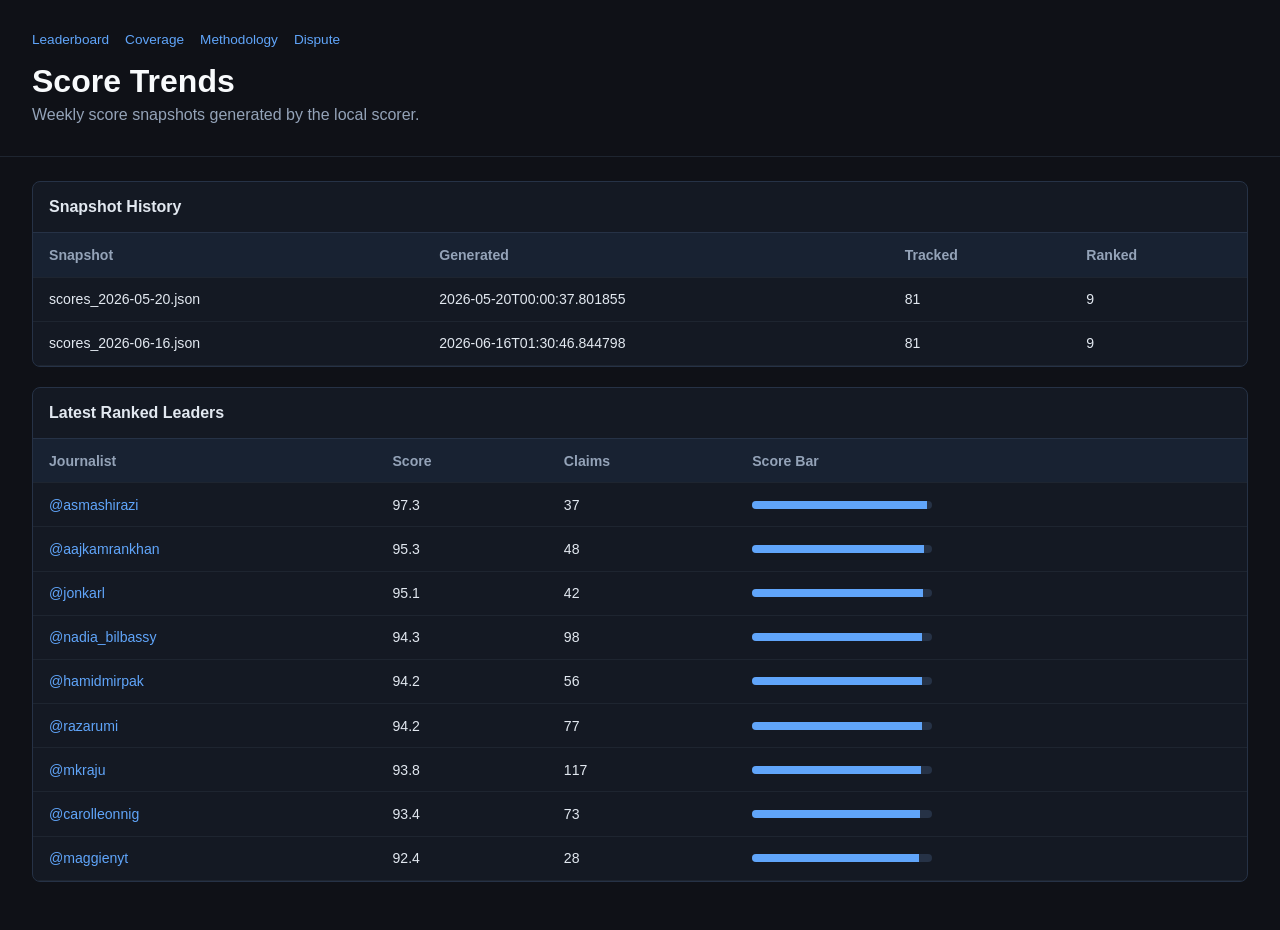
<file: output/site/trends.html>
<!DOCTYPE html>
<html lang="en">
<head>
  <meta charset="UTF-8" />
  <meta name="viewport" content="width=device-width, initial-scale=1.0" />
  <title>SourceRank Trends</title>
  <style>
    *, *::before, *::after { box-sizing: border-box; margin: 0; padding: 0; }
    body {
      font-family: -apple-system, BlinkMacSystemFont, "Segoe UI", Roboto, sans-serif;
      background: #0f1117;
      color: #e2e8f0;
      min-height: 100vh;
    }
    header {
      padding: 2rem;
      border-bottom: 1px solid #1e2530;
    }
    nav {
      display: flex;
      gap: 1rem;
      margin-bottom: 1rem;
      font-size: 0.85rem;
    }
    a { color: #60a5fa; text-decoration: none; }
    a:hover { text-decoration: underline; }
    h1 { color: #f8fafc; font-size: 2rem; margin-bottom: 0.4rem; }
    .subtle { color: #94a3b8; }
    main {
      padding: 1.5rem 2rem 3rem;
      display: grid;
      gap: 1.25rem;
    }
    .panel {
      background: #141923;
      border: 1px solid #263246;
      border-radius: 8px;
      overflow: hidden;
    }
    .panel h2 {
      padding: 1rem;
      border-bottom: 1px solid #263246;
      font-size: 1rem;
    }
    table { width: 100%; border-collapse: collapse; font-size: 0.88rem; }
    th, td { padding: 0.85rem 1rem; border-bottom: 1px solid #1e2530; text-align: left; }
    th { background: #182232; color: #94a3b8; }
    .bar {
      width: 180px;
      height: 8px;
      border-radius: 4px;
      background: #263246;
      overflow: hidden;
    }
    .bar span {
      display: block;
      height: 100%;
      background: #60a5fa;
    }
    .empty {
      padding: 2rem;
      color: #64748b;
      text-align: center;
    }
  </style>
</head>
<body>
<header>
  <nav>
    <a href="index.html">Leaderboard</a>
    <a href="coverage.html">Coverage</a>
    <a href="methodology.html">Methodology</a>
    <a href="dispute.html">Dispute</a>
  </nav>
  <h1>Score Trends</h1>
  <p class="subtle">Weekly score snapshots generated by the local scorer.</p>
</header>

<main>
  <section class="panel">
    <h2>Snapshot History</h2>
    <div id="snapshots"></div>
  </section>
  <section class="panel">
    <h2>Latest Ranked Leaders</h2>
    <div id="leaders"></div>
  </section>
</main>

<script>
function table(headers, rows) {
  if (!rows.length) return '<div class="empty">No data available yet.</div>';
  return `
    <table>
      <thead><tr>${headers.map(h => `<th>${h}</th>`).join('')}</tr></thead>
      <tbody>${rows.join('')}</tbody>
    </table>`;
}

fetch('data/history/index.json')
  .then(r => r.ok ? r.json() : { snapshots: [] })
  .then(async history => {
    const snapshots = history.snapshots || [];
    const loaded = await Promise.all(snapshots.map(name =>
      fetch(`data/history/${name}`).then(r => r.json()).then(data => ({ name, data }))
    ));

    document.getElementById('snapshots').innerHTML = table(
      ['Snapshot', 'Generated', 'Tracked', 'Ranked'],
      loaded.map(({ name, data }) => {
        const journalists = data.journalists || [];
        const ranked = journalists.filter(j => j.eligible !== false).length;
        return `<tr><td>${name}</td><td>${data.generated_at || 'N/A'}</td><td>${journalists.length}</td><td>${ranked}</td></tr>`;
      })
    );

    const latest = loaded[loaded.length - 1]?.data;
    const leaders = (latest?.journalists || [])
      .filter(j => j.eligible !== false)
      .slice(0, 10);
    document.getElementById('leaders').innerHTML = table(
      ['Journalist', 'Score', 'Claims', 'Score Bar'],
      leaders.map(j => `
        <tr>
          <td><a href="journalist.html?handle=${encodeURIComponent(j.handle)}">@${j.handle}</a></td>
          <td>${j.score}</td>
          <td>${j.total_claims}</td>
          <td><div class="bar"><span style="width:${Math.max(0, Math.min(j.score, 100))}%"></span></div></td>
        </tr>`)
    );
  })
  .catch(() => {
    document.getElementById('snapshots').innerHTML = '<div class="empty">No snapshot index found.</div>';
    document.getElementById('leaders').innerHTML = '<div class="empty">Run the scorer to generate history.</div>';
  });
</script>
</body>
</html>
</file>
